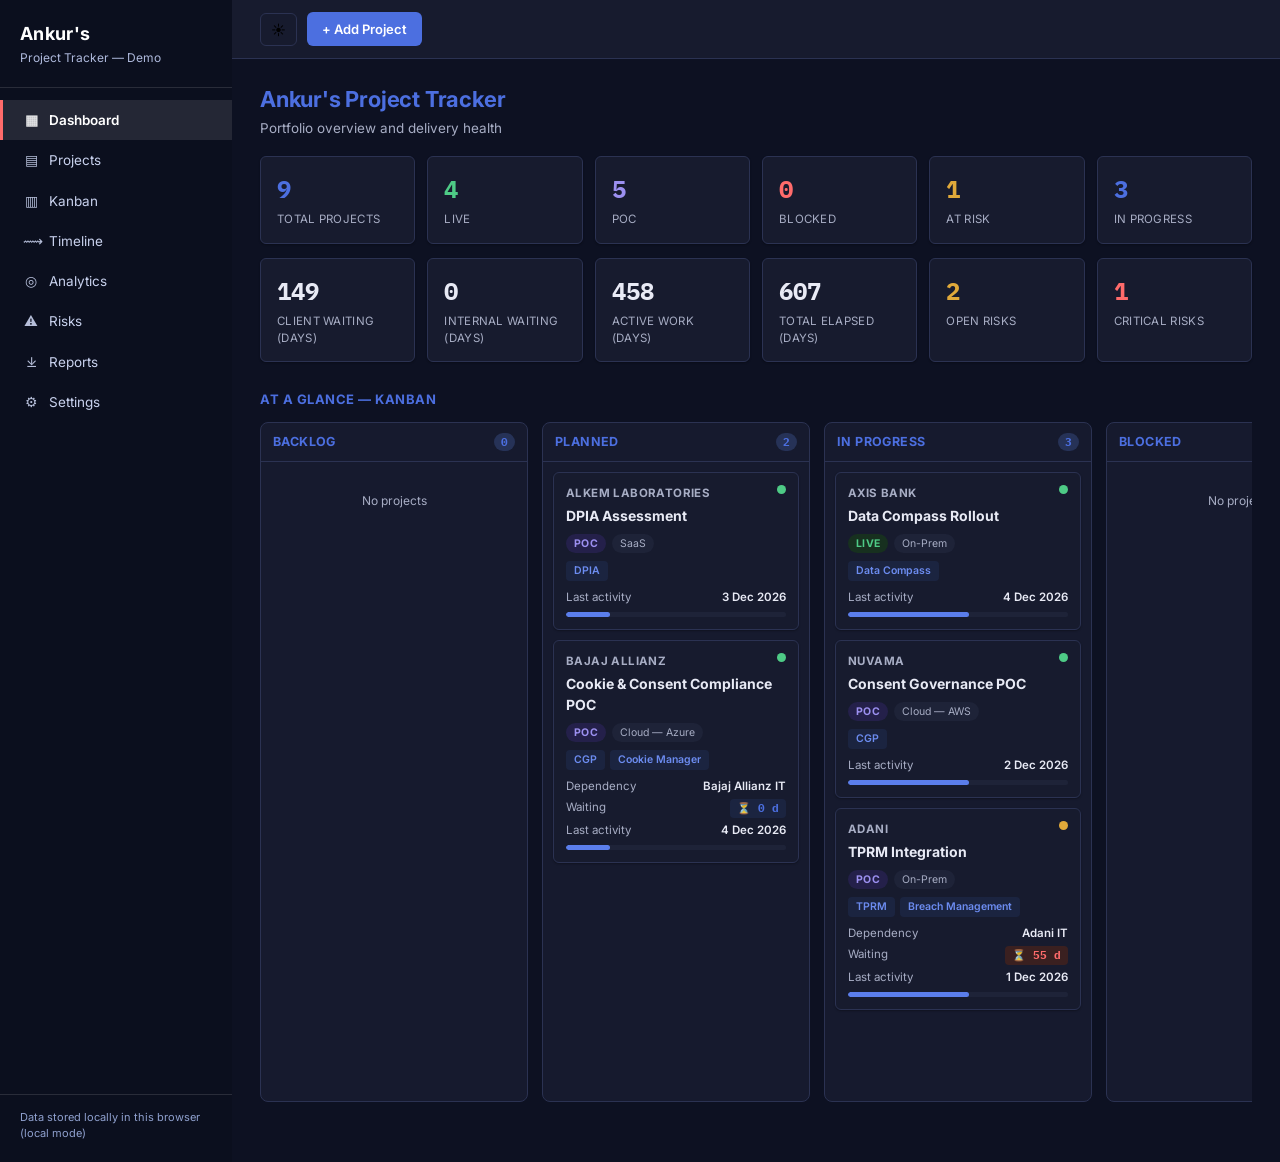
<file: project-tracker/demo.html>
<!DOCTYPE html>
<html lang="en">
<head>
<meta charset="UTF-8">
<meta name="viewport" content="width=device-width, initial-scale=1.0">
<title>Project Tracker — Demo</title>
<link rel="preconnect" href="https://fonts.googleapis.com">
<link href="https://fonts.googleapis.com/css2?family=Inter:wght@400;500;600;700&family=IBM+Plex+Mono:wght@500;600;700&display=swap" rel="stylesheet">
<link rel="stylesheet" href="css/styles.css">

<!-- SheetJS — reads/writes the .xlsx import/export template -->
<script src="https://cdn.sheetjs.com/xlsx-0.20.3/package/dist/xlsx.full.min.js"></script>
</head>
<body>

<!-- ================= AUTH SCREENS (unused here — this page always runs local/demo mode) ================= -->
<div id="authScreen" class="auth-screen" style="display:none;">
  <div class="auth-card">
    <div class="auth-logo">Ankur's</div>
    <div class="auth-logo-sub">Project Tracker</div>
    <div id="authScreenBody"></div>
  </div>
</div>

<!-- ================= MAIN APP ================= -->
<div class="app-shell" id="appShell" style="display:none;">

  <aside class="sidebar">
    <div class="sidebar-brand">
      <div class="sidebar-brand-logo">Ankur's</div>
      <div class="sidebar-brand-sub">Project Tracker — Demo</div>
    </div>
    <ul class="nav-list">
      <li class="nav-item" data-page="dashboard"><span class="nav-icon">▦</span><span class="nav-label">Dashboard</span></li>
      <li class="nav-item" data-page="projects"><span class="nav-icon">▤</span><span class="nav-label">Projects</span></li>
      <li class="nav-item" data-page="kanban"><span class="nav-icon">▥</span><span class="nav-label">Kanban</span></li>
      <li class="nav-item" data-page="timeline"><span class="nav-icon">⟿</span><span class="nav-label">Timeline</span></li>
      <li class="nav-item" data-page="analytics"><span class="nav-icon">◎</span><span class="nav-label">Analytics</span></li>
      <li class="nav-item" data-page="risks"><span class="nav-icon">⚠</span><span class="nav-label">Risks</span></li>
      <li class="nav-item" data-page="reports"><span class="nav-icon">⤓</span><span class="nav-label">Reports</span></li>
      <li class="nav-item nav-approvals" data-page="approvals" style="display:none;">
        <span class="nav-icon">☑</span><span class="nav-label">Approvals</span>
        <span class="nav-badge" id="pendingChangeBadge" style="display:none;">0</span>
      </li>
      <li class="nav-item nav-admin-only" data-page="access" style="display:none;">
        <span class="nav-icon">✓</span><span class="nav-label">Access Requests</span>
        <span class="nav-badge" id="pendingUserBadge" style="display:none;">0</span>
      </li>
      <li class="nav-item" data-page="settings"><span class="nav-icon">⚙</span><span class="nav-label">Settings</span></li>
    </ul>
    <div class="sidebar-footer" id="sidebarFooter">Demo mode — sample data, stored only in your browser</div>
  </aside>

  <div class="main-column">
    <div class="topbar">
      <div class="topbar-search page-search-row" style="display:none;">
        <input type="text" id="globalSearch" placeholder="Search by client, project, module, owner, environment…">
      </div>
      <div class="topbar-actions">
        <button class="icon-btn" id="btnThemeToggle" title="Toggle dark mode">🌙</button>
        <div id="topbarUser" class="topbar-user" style="display:none;"></div>
        <button class="btn btn-primary" id="btnAddProject">+ Add Project</button>
      </div>
    </div>
    <main id="mainContent"></main>
  </div>

</div>

<!-- Modal -->
<div id="modalBackdrop">
  <div class="modal-panel">
    <div id="modalContent"></div>
  </div>
</div>

<!-- Drawer -->
<div id="drawerBackdrop">
  <div class="drawer-panel">
    <div id="drawerContent"></div>
  </div>
</div>

<!-- Hidden import input, used by Settings page -->
<input type="file" id="importFileInput" accept="application/json" style="display:none;">
<input type="file" id="importExcelInput" accept=".xlsx,application/vnd.openxmlformats-officedocument.spreadsheetml.sheet" style="display:none;">
<button id="btnExport" style="display:none;"></button>
<button id="btnImport" style="display:none;"></button>
<button id="btnDownloadTemplate" style="display:none;"></button>
<button id="btnDownloadExcelTemplate" style="display:none;"></button>
<button id="btnImportExcel" style="display:none;"></button>
<button id="btnResetSample" style="display:none;"></button>
<button id="btnClearAll" style="display:none;"></button>

<script src="js/firebase-config.js"></script>
<script>
  // This page is a public, no-login DEMO — it always runs in local mode,
  // regardless of the real Firebase project configured in
  // js/firebase-config.js for the main (signed-in) tracker. Data lives only
  // in each visitor's own browser (localStorage) and is pre-seeded with the
  // built-in sample projects — nobody sharing this link ever sees or
  // touches real client data, and nothing they do here is visible to
  // anyone else. Safe to share with anyone.
  window.FIREBASE_ENABLED = false;
</script>
<script src="js/auth.js"></script>
<script src="js/storage.js"></script>
<script src="js/data.js"></script>
<script src="js/kanban.js"></script>
<script src="js/timeline.js"></script>
<script src="js/risks.js"></script>
<script src="js/analytics.js"></script>
<script src="js/reports.js"></script>
<script src="js/poc-templates.js"></script>
<script src="js/excel-import.js"></script>
<script src="js/app.js"></script>
</body>
</html>
</file>
<file: project-tracker/css/styles.css>
/* ==========================================================================
   Ankur's Project Tracker — styles.css
   Enterprise SaaS design system: navy / red-accent / grey, Inter + IBM Plex Mono
   ========================================================================== */

:root {
  --navy: #11276D;
  --navy-700: #16308A;
  --navy-600: #1D3DA6;
  --navy-200: #DCE3F2;
  --navy-100: #E9EDF6;
  --navy-50: #E7E9EE;
  --red: #CE1010;
  --red-bg: #FBEAEA;
  --grey: #6D6E71;
  --grey-100: #EEEEF0;
  --border: #D9DCE3;
  --green: #1F8A4C;
  --green-bg: #E6F4EB;
  --amber: #A9720B;
  --amber-bg: #FBF3DF;
  --purple: #5B4FCF;
  --purple-bg: #EEEDFB;
  --ink: #1A1D29;
  --ink-soft: #565A6E;
  --white: #F5F6F8;
  --mono: 'IBM Plex Mono', ui-monospace, SFMono-Regular, Menlo, monospace;
  --sans: 'Inter', -apple-system, BlinkMacSystemFont, 'Segoe UI', sans-serif;
  --radius: 6px;
  --shadow-sm: 0 1px 2px rgba(17, 39, 109, 0.06);
  --shadow-md: 0 4px 16px rgba(17, 39, 109, 0.10);
}

html[data-theme="dark"] {
  --navy: #4C6FE0;
  --navy-700: #6C8CF0;
  --navy-600: #5B7EEB;
  --navy-200: #263257;
  --navy-100: #1B2440;
  --navy-50: #12172B;
  --red: #FF6B6B;
  --red-bg: #3A2020;
  --grey: #9AA0B4;
  --grey-100: #1E2338;
  --border: #2B3252;
  --green: #4ECB86;
  --green-bg: #17301F;
  --amber: #E0A93A;
  --amber-bg: #33280E;
  --purple: #9C90F0;
  --purple-bg: #24204A;
  --ink: #E8EAF5;
  --ink-soft: #A7ADC4;
  --white: #171B2E;
  --shadow-sm: 0 1px 2px rgba(0,0,0,0.3);
  --shadow-md: 0 4px 20px rgba(0,0,0,0.45);
}
html[data-theme="dark"] body { background: #0D1122; }
html[data-theme="dark"] .sidebar { background: #0B0F1E; }
html[data-theme="dark"] .topbar { background: var(--white); border-color: var(--border); }
html[data-theme="dark"] .kanban-column { background: #161A2E; }
html[data-theme="dark"] .kanban-column-body.drop-target { background: #1E2340; }
html[data-theme="dark"] input, html[data-theme="dark"] select, html[data-theme="dark"] textarea { background: var(--navy-50); color: var(--ink); }
html[data-theme="dark"] .data-table thead th { background: var(--navy-50); }

* { box-sizing: border-box; }
html, body { height: 100%; }
body {
  margin: 0;
  font-family: var(--sans);
  color: var(--ink);
  background: var(--navy-50);
  font-size: 14px;
  line-height: 1.5;
}
a { color: var(--navy-700); }
button { font-family: inherit; cursor: pointer; }
input, select, textarea { font-family: inherit; font-size: 14px; }

/* ---------------------------------------------------------------- layout */
.app-shell { display: flex; min-height: 100vh; }

.sidebar {
  width: 232px;
  flex-shrink: 0;
  background: var(--navy);
  color: #E8ECF7;
  display: flex;
  flex-direction: column;
  padding: 20px 0;
}
.sidebar-brand { padding: 0 20px 20px; border-bottom: 1px solid rgba(255,255,255,0.12); margin-bottom: 12px; }
.sidebar-brand-logo { font-weight: 700; font-size: 18px; letter-spacing: 0.3px; color: #fff; }
.sidebar-brand-sub { font-size: 12px; color: #AEB9DC; margin-top: 2px; }

.nav-list { list-style: none; margin: 0; padding: 0; flex: 1; }
.nav-item {
  display: flex; align-items: center; gap: 10px;
  padding: 10px 20px; font-size: 13.5px; color: #C9D2EE;
  cursor: pointer; border-left: 3px solid transparent;
  transition: background 0.15s, color 0.15s;
}
.nav-item:hover { background: rgba(255,255,255,0.06); color: #fff; }
.nav-item.active { background: rgba(255,255,255,0.10); color: #fff; border-left-color: var(--red); font-weight: 600; }
.nav-icon { width: 16px; text-align: center; opacity: 0.9; }

.sidebar-footer { padding: 14px 20px 0; border-top: 1px solid rgba(255,255,255,0.12); font-size: 11px; color: #8FA0CE; }

.main-column { flex: 1; min-width: 0; display: flex; flex-direction: column; }

.topbar {
  display: flex; align-items: center; justify-content: space-between;
  padding: 12px 28px; background: var(--white); border-bottom: 1px solid var(--border);
  position: sticky; top: 0; z-index: 5;
}
.topbar-search { flex: 1; max-width: 420px; position: relative; }
.topbar-search input {
  width: 100%; padding: 8px 12px 8px 32px; border: 1px solid var(--border); border-radius: var(--radius);
  background: var(--navy-50); font-size: 13.5px;
}
.topbar-search::before {
  content: "🔍"; position: absolute; left: 10px; top: 50%; transform: translateY(-50%); font-size: 12px; opacity: 0.6;
}
.topbar-actions { display: flex; gap: 10px; align-items: center; }

#mainContent { padding: 24px 28px 48px; flex: 1; }

/* ---------------------------------------------------------------- typography */
.page-header h1 { margin: 0 0 2px; font-size: 22px; font-weight: 700; color: var(--navy); letter-spacing: -0.2px; }
.page-subtitle { margin: 0 0 18px; color: var(--ink-soft); font-size: 13.5px; }
.section-title { font-size: 13px; font-weight: 700; text-transform: uppercase; letter-spacing: 0.5px; color: var(--navy); margin: 28px 0 12px; }

/* ---------------------------------------------------------------- buttons */
.btn {
  font-size: 13px; font-weight: 600; padding: 8px 14px; border-radius: var(--radius);
  border: 1px solid transparent; display: inline-flex; align-items: center; gap: 6px;
}
.btn-primary { background: var(--navy); color: #fff; }
.btn-primary:hover { background: var(--navy-700); }
.btn-secondary { background: var(--navy-100); color: var(--navy); border-color: var(--navy-200); }
.btn-secondary:hover { background: var(--navy-200); }
.btn-ghost { background: transparent; color: var(--ink-soft); border-color: var(--border); }
.btn-ghost:hover { background: var(--grey-100); }
.btn-danger { background: var(--red-bg); color: var(--red); border-color: #F3CACA; }
.btn-danger:hover { background: #F6D9D9; }
.btn-sm { padding: 5px 10px; font-size: 12px; }
.btn[disabled] { opacity: 0.45; cursor: not-allowed; }

.link-btn { background: none; border: none; color: var(--navy-700); font-size: 12px; font-weight: 600; padding: 0; }
.link-btn:hover { text-decoration: underline; }
.link-danger { color: var(--red); }
.row-link { color: var(--navy-700); font-weight: 600; text-decoration: none; }
.row-link:hover { text-decoration: underline; }

/* ---------------------------------------------------------------- stat cards */
.stat-grid { display: grid; grid-template-columns: repeat(6, 1fr); gap: 12px; margin-bottom: 8px; }
.stat-grid-secondary { grid-template-columns: repeat(6, 1fr); margin-top: 14px; }
.stat-card {
  background: var(--white); border: 1px solid var(--border); border-radius: var(--radius);
  padding: 14px 16px; box-shadow: var(--shadow-sm);
}
.stat-value { font-size: 24px; font-weight: 700; color: var(--navy); font-family: var(--mono); }
.stat-label { font-size: 11.5px; color: var(--ink-soft); margin-top: 4px; text-transform: uppercase; letter-spacing: 0.3px; }
.stat-green .stat-value { color: var(--green); }
.stat-purple .stat-value { color: var(--purple); }
.stat-red .stat-value { color: var(--red); }
.stat-amber .stat-value { color: var(--amber); }
.stat-navy .stat-value { color: var(--navy); }
.stat-mono .stat-value { color: var(--ink); }

/* ---------------------------------------------------------------- filter bar */
.filter-bar { display: flex; flex-wrap: wrap; gap: 8px; margin-bottom: 16px; }
.filter-bar select, .filter-bar input[type="date"] {
  padding: 7px 10px; border: 1px solid var(--border); border-radius: var(--radius);
  background: var(--white); font-size: 12.5px; color: var(--ink);
}

/* ---------------------------------------------------------------- kanban */
.kanban-board { display: flex; gap: 14px; overflow-x: auto; padding-bottom: 12px; }
.kanban-column { flex: 0 0 268px; background: var(--navy-50); border: 1px solid var(--border); border-radius: 8px; display: flex; flex-direction: column; max-height: calc(100vh - 220px); }
.kanban-column-header {
  display: flex; justify-content: space-between; align-items: center;
  padding: 10px 12px; font-size: 12.5px; font-weight: 700; color: var(--navy);
  text-transform: uppercase; letter-spacing: 0.4px; border-bottom: 1px solid var(--border);
}
.kanban-count { background: var(--navy-200); color: var(--navy); font-family: var(--mono); font-size: 11px; padding: 1px 7px; border-radius: 10px; }
.kanban-column-body { padding: 10px; overflow-y: auto; flex: 1; transition: background 0.15s; }
.kanban-column-body.drop-target { background: var(--navy-100); }
.kanban-empty { font-size: 12px; color: var(--ink-soft); text-align: center; padding: 20px 0; }

.kanban-card {
  background: var(--white); border: 1px solid var(--border); border-radius: 6px;
  padding: 12px; margin-bottom: 10px; box-shadow: var(--shadow-sm); cursor: grab;
}
.kanban-card.dragging { opacity: 0.4; }
.kanban-card:hover { border-color: var(--navy-200); }
.card-top { display: flex; justify-content: space-between; align-items: flex-start; }
.card-client { font-size: 11.5px; font-weight: 700; text-transform: uppercase; letter-spacing: 0.4px; color: var(--ink-soft); }
.card-project { font-size: 14px; font-weight: 700; color: var(--ink); margin: 2px 0 8px; }
.card-badges { display: flex; gap: 6px; align-items: center; margin-bottom: 8px; flex-wrap: wrap; }
.card-modules { display: flex; gap: 5px; flex-wrap: wrap; margin-bottom: 8px; }
.card-row { display: flex; justify-content: space-between; font-size: 11.5px; color: var(--ink-soft); margin-bottom: 4px; }
.card-row .row-value { color: var(--ink); font-weight: 600; }
.card-dependency .row-value { max-width: 140px; text-align: right; overflow: hidden; text-overflow: ellipsis; white-space: nowrap; }

/* ---------------------------------------------------------------- badges & pills */
.badge { font-size: 10.5px; font-weight: 700; padding: 2px 8px; border-radius: 20px; text-transform: uppercase; letter-spacing: 0.3px; }
.badge-live { background: var(--green-bg); color: var(--green); }
.badge-poc { background: var(--purple-bg); color: var(--purple); }

.env-pill { font-size: 10.5px; color: var(--ink-soft); background: var(--grey-100); padding: 2px 8px; border-radius: 20px; }

.pill { font-size: 10.5px; font-weight: 700; padding: 2px 8px; border-radius: 20px; text-transform: uppercase; letter-spacing: 0.3px; }
.pill-neutral { background: var(--navy-100); color: var(--navy); }
.pill-green { background: var(--green-bg); color: var(--green); }
.pill-amber { background: var(--amber-bg); color: var(--amber); }
.pill-red { background: var(--red-bg); color: var(--red); }
.pill-critical { background: var(--red); color: #fff; }

.health-dot { display: inline-block; width: 9px; height: 9px; border-radius: 50%; }
.dot-green { background: var(--green); }
.dot-amber { background: var(--amber); }
.dot-red { background: #E08A00; } /* delayed = deep amber/orange, distinct from blocked-red */
.dot-red-solid { background: var(--red); }
.dot-grey { background: var(--grey); }
.health-text { font-size: 11.5px; font-weight: 700; color: var(--ink-soft); vertical-align: middle; margin-left: 3px; }

.chip { font-size: 10.5px; background: var(--navy-100); color: var(--navy-700); padding: 2px 8px; border-radius: 4px; font-weight: 600; }
.chip-more { background: var(--grey-100); color: var(--ink-soft); }
.chip-empty { background: transparent; color: var(--ink-soft); padding: 0; }
.chip-row { display: flex; gap: 5px; flex-wrap: wrap; }

.waiting-badge { font-family: var(--mono); font-size: 11px; font-weight: 700; color: var(--navy); background: var(--navy-100); padding: 1px 7px; border-radius: 4px; }
.waiting-badge.waiting-hot { background: var(--red-bg); color: var(--red); }

/* ---------------------------------------------------------------- progress */
.progress-track { height: 5px; background: var(--grey-100); border-radius: 4px; overflow: hidden; margin-top: 6px; }
.progress-fill { height: 100%; background: var(--navy-600); border-radius: 4px; }

/* ---------------------------------------------------------------- tables */
.table-wrap { background: var(--white); border: 1px solid var(--border); border-radius: 8px; overflow: hidden; box-shadow: var(--shadow-sm); }
.data-table { width: 100%; border-collapse: collapse; font-size: 12.5px; }
.data-table thead th {
  text-align: left; padding: 10px 14px; background: var(--navy-50); color: var(--navy);
  font-weight: 700; text-transform: uppercase; letter-spacing: 0.3px; font-size: 10.5px;
  border-bottom: 1px solid var(--border);
}
.data-table td { padding: 10px 14px; border-bottom: 1px solid var(--border); vertical-align: middle; }
.data-table tbody tr:hover { background: var(--navy-50); }
.data-table tbody tr:last-child td { border-bottom: none; }
.empty-cell { text-align: center; color: var(--ink-soft); padding: 24px !important; }

/* ---------------------------------------------------------------- drawer */
#drawerBackdrop {
  position: fixed; inset: 0; background: rgba(17, 20, 33, 0.35); display: none;
  justify-content: flex-end; z-index: 40;
}
#drawerBackdrop.open { display: flex; }
.drawer-panel {
  width: 560px; max-width: 92vw; background: var(--white); height: 100%; overflow-y: auto;
  box-shadow: -8px 0 30px rgba(17,39,109,0.18);
}
.drawer-header { padding: 22px 26px 16px; border-bottom: 1px solid var(--border); position: relative; }
.drawer-close { position: absolute; top: 16px; right: 18px; background: none; border: none; font-size: 22px; color: var(--ink-soft); line-height: 1; }
.drawer-client { font-size: 12px; font-weight: 700; text-transform: uppercase; letter-spacing: 0.4px; color: var(--ink-soft); }
.drawer-project { font-size: 20px; font-weight: 700; color: var(--navy); margin: 2px 0 10px; }
.drawer-badges { display: flex; align-items: center; gap: 8px; flex-wrap: wrap; }
.drawer-actions { display: flex; gap: 8px; margin-top: 14px; }
.drawer-body { padding: 18px 26px 40px; }
.drawer-section { margin-bottom: 26px; }
.drawer-section-title { font-size: 12px; font-weight: 700; text-transform: uppercase; letter-spacing: 0.4px; color: var(--navy); margin-bottom: 10px; }
.drawer-section-title-row { display: flex; justify-content: space-between; align-items: center; margin-bottom: 10px; }
.drawer-section-title-row .drawer-section-title { margin-bottom: 0; }
.drawer-desc { font-size: 13px; color: var(--ink-soft); margin-top: 8px; }

.info-grid { display: grid; grid-template-columns: 1fr 1fr; gap: 8px 20px; }
.info-row { display: flex; flex-direction: column; font-size: 12.5px; border-bottom: 1px dashed var(--border); padding-bottom: 6px; }
.info-label { color: var(--ink-soft); font-size: 10.5px; text-transform: uppercase; letter-spacing: 0.3px; margin-bottom: 2px; }
.info-value { color: var(--ink); font-weight: 600; }

.dependency-card { background: var(--navy-50); border: 1px solid var(--navy-200); border-radius: 8px; padding: 14px; display: grid; grid-template-columns: 1fr 1fr; gap: 8px 20px; }

/* ---------------------------------------------------------------- risk register */
.risk-list { display: flex; flex-direction: column; gap: 10px; }
.risk-card { background: var(--navy-50); border: 1px solid var(--border); border-radius: 8px; padding: 12px 14px; }
.risk-card-head { display: flex; align-items: center; gap: 8px; margin-bottom: 8px; flex-wrap: wrap; }
.risk-category { font-size: 11.5px; font-weight: 700; color: var(--ink-soft); text-transform: uppercase; letter-spacing: 0.3px; }
.risk-desc { font-size: 13px; color: var(--ink); margin-bottom: 8px; }
.risk-meta { display: flex; flex-wrap: wrap; gap: 14px; font-size: 11.5px; color: var(--ink-soft); margin-bottom: 6px; }
.risk-mitigation { font-size: 12px; color: var(--ink-soft); background: var(--white); border: 1px dashed var(--border); border-radius: 6px; padding: 8px 10px; margin-top: 6px; }
.risk-mitigation-label { font-weight: 700; color: var(--navy); }
.risk-actions { display: flex; gap: 12px; margin-top: 8px; }
.risk-score-preview { padding: 8px 0; }

.mini-stats { display: grid; grid-template-columns: repeat(4, 1fr); gap: 10px; }
.mini-stat { background: var(--navy-50); border: 1px solid var(--border); border-radius: 6px; padding: 10px; text-align: center; }
.mini-stat-value { font-family: var(--mono); font-size: 18px; font-weight: 700; color: var(--navy); }
.mini-stat-label { font-size: 10px; color: var(--ink-soft); text-transform: uppercase; margin-top: 3px; }

.audit-log { display: flex; flex-direction: column; gap: 8px; }
.audit-item { display: flex; gap: 10px; font-size: 12px; }
.audit-date { font-family: var(--mono); color: var(--ink-soft); flex-shrink: 0; width: 78px; }
.audit-text { color: var(--ink); }

.empty-state { font-size: 12.5px; color: var(--ink-soft); background: var(--grey-100); padding: 12px 14px; border-radius: 6px; }

/* ---------------------------------------------------------------- vertical timeline */
.vtimeline { position: relative; }
.vtimeline-group { margin-bottom: 18px; }
.vtimeline-date { font-family: var(--mono); font-size: 11.5px; font-weight: 700; color: var(--navy); margin-bottom: 8px; padding-left: 20px; }
.vtimeline-items { border-left: 2px solid var(--navy-200); margin-left: 5px; padding-left: 20px; display: flex; flex-direction: column; gap: 12px; }
.vtimeline-item { position: relative; }
.vtimeline-dot { position: absolute; left: -25.5px; top: 4px; width: 10px; height: 10px; border-radius: 50%; border: 2px solid var(--white); box-shadow: 0 0 0 2px var(--navy-200); }
.side-client { background: var(--red); box-shadow: 0 0 0 2px var(--red-bg); }
.side-internal { background: var(--navy); box-shadow: 0 0 0 2px var(--navy-200); }
.side-other { background: var(--grey); box-shadow: 0 0 0 2px var(--grey-100); }

.vtimeline-content { background: var(--navy-50); border: 1px solid var(--border); border-radius: 6px; padding: 10px 12px; }
.vtimeline-head { display: flex; justify-content: space-between; font-size: 10.5px; text-transform: uppercase; letter-spacing: 0.3px; color: var(--ink-soft); margin-bottom: 4px; }
.vtimeline-owner { font-weight: 700; }
.vtimeline-desc { font-size: 13px; color: var(--ink); font-weight: 500; }
.vtimeline-meta { display: flex; flex-wrap: wrap; gap: 10px; margin-top: 6px; font-size: 11px; color: var(--ink-soft); }
.meta-item { }
.waiting-inline { font-family: var(--mono); font-weight: 700; color: var(--navy); }
.waiting-inline.waiting-active { color: var(--red); }
.impact-item { color: var(--red); }
.vtimeline-footer { display: flex; align-items: center; gap: 8px; margin-top: 8px; }
.phase-tag { font-size: 10.5px; color: var(--ink-soft); background: var(--white); border: 1px solid var(--border); padding: 1px 7px; border-radius: 4px; }
.vtimeline-actions { margin-left: auto; display: flex; gap: 10px; }
.vtimeline-notes { margin-top: 6px; font-size: 11.5px; color: var(--ink-soft); font-style: italic; }

/* ---------------------------------------------------------------- modal */
#modalBackdrop {
  position: fixed; inset: 0; background: rgba(17, 20, 33, 0.4); display: none;
  align-items: center; justify-content: center; z-index: 50; padding: 20px;
}
#modalBackdrop.open { display: flex; }
.modal-panel { background: var(--white); border-radius: 10px; width: 620px; max-width: 100%; max-height: 90vh; overflow-y: auto; box-shadow: var(--shadow-md); }
.modal-header { display: flex; justify-content: space-between; align-items: center; padding: 18px 24px; border-bottom: 1px solid var(--border); position: sticky; top: 0; background: var(--white); }
.modal-header h2 { margin: 0; font-size: 17px; color: var(--navy); }

.form-grid { display: grid; grid-template-columns: 1fr 1fr; gap: 14px 16px; padding: 20px 24px 24px; }
.form-field { display: flex; flex-direction: column; gap: 5px; }
.form-field-full { grid-column: 1 / -1; }
.form-field label { font-size: 11.5px; font-weight: 700; color: var(--ink-soft); text-transform: uppercase; letter-spacing: 0.3px; }
.form-field input, .form-field select, .form-field textarea {
  padding: 8px 10px; border: 1px solid var(--border); border-radius: var(--radius); background: var(--white);
}
.form-field textarea { resize: vertical; }
.form-actions { grid-column: 1 / -1; display: flex; justify-content: flex-end; gap: 10px; margin-top: 4px; }

.multi-select { display: flex; flex-wrap: wrap; gap: 6px 14px; border: 1px solid var(--border); border-radius: var(--radius); padding: 10px; }
.ms-option { display: flex; align-items: center; gap: 5px; font-size: 12.5px; font-weight: 500; text-transform: none; }

/* ---------------------------------------------------------------- analytics */
.analytics-grid { display: grid; grid-template-columns: repeat(3, 1fr); gap: 16px; }
.analytics-card { background: var(--white); border: 1px solid var(--border); border-radius: 8px; padding: 16px; box-shadow: var(--shadow-sm); }
.analytics-card-wide { grid-column: span 3; }
.analytics-card-title { font-size: 12.5px; font-weight: 700; color: var(--navy); text-transform: uppercase; letter-spacing: 0.3px; margin-bottom: 12px; }
.bar-row { margin-bottom: 10px; }
.bar-label { display: flex; justify-content: space-between; font-size: 12px; margin-bottom: 3px; }
.bar-value { font-family: var(--mono); font-weight: 700; }
.bar-track { height: 6px; background: var(--grey-100); border-radius: 4px; overflow: hidden; }
.bar-fill { height: 100%; border-radius: 4px; }

.top-waiting-list { margin: 0; padding-left: 18px; }
.top-waiting-list li { display: flex; justify-content: space-between; align-items: center; padding: 7px 0; border-bottom: 1px dashed var(--border); }
.top-waiting-list li:last-child { border-bottom: none; }

.blocked-list { list-style: none; margin: 0; padding: 0; }
.blocked-list li { display: flex; flex-direction: column; padding: 8px 0; border-bottom: 1px dashed var(--border); }
.blocked-list li:last-child { border-bottom: none; }
.blocked-reason { font-size: 11.5px; color: var(--red); margin-top: 2px; }

/* ---------------------------------------------------------------- settings */
.settings-card { background: var(--white); border: 1px solid var(--border); border-radius: 8px; padding: 20px; margin-bottom: 16px; max-width: 720px; }
.settings-card h3 { margin: 0 0 8px; color: var(--navy); font-size: 15px; }
.settings-card p { color: var(--ink-soft); font-size: 13px; }
.settings-actions { display: flex; gap: 10px; flex-wrap: wrap; margin-top: 10px; }
.def-list dt { font-weight: 700; color: var(--navy); margin-top: 10px; font-size: 13px; }
.def-list dd { margin: 2px 0 0; color: var(--ink-soft); font-size: 12.5px; }

/* ---------------------------------------------------------------- auth screens */
.auth-screen { position: fixed; inset: 0; display: flex; align-items: center; justify-content: center; background: var(--navy-50); z-index: 100; }
.auth-card { background: var(--white); border: 1px solid var(--border); border-radius: 12px; padding: 40px 44px; text-align: center; max-width: 380px; box-shadow: var(--shadow-md); }
.auth-logo { font-size: 22px; font-weight: 700; color: var(--navy); }
.auth-logo-sub { font-size: 12px; color: var(--ink-soft); margin-bottom: 22px; }
.auth-copy { font-size: 14px; color: var(--ink); margin: 0 0 8px; }
.auth-copy-sub { font-size: 12.5px; color: var(--ink-soft); margin: 0 0 20px; }
.btn-google { width: 100%; justify-content: center; padding: 10px; margin-top: 8px; }

/* ---------------------------------------------------------------- topbar user / theme */
.icon-btn { background: none; border: 1px solid var(--border); border-radius: var(--radius); padding: 7px 10px; font-size: 14px; }
.icon-btn:hover { background: var(--grey-100); }
.topbar-user { display: flex; align-items: center; gap: 10px; }
.user-chip { font-size: 12.5px; font-weight: 600; color: var(--ink); display: flex; align-items: center; gap: 6px; }
.role-tag { font-size: 10px; font-weight: 700; text-transform: uppercase; background: var(--navy-100); color: var(--navy); padding: 2px 7px; border-radius: 10px; }

.nav-badge { margin-left: auto; background: var(--red); color: #fff; font-size: 10px; font-weight: 700; padding: 1px 7px; border-radius: 10px; }
.nav-admin-only { display: flex; align-items: center; }

.viewonly-banner { background: var(--amber-bg); color: var(--amber); font-size: 12px; font-weight: 600; padding: 8px 12px; border-radius: 6px; margin-bottom: 12px; }

/* ---------------------------------------------------------------- responsive */
@media (max-width: 1100px) {
  .stat-grid { grid-template-columns: repeat(3, 1fr); }
  .stat-grid-secondary { grid-template-columns: repeat(2, 1fr); }
  .analytics-grid { grid-template-columns: repeat(2, 1fr); }
  .analytics-card-wide { grid-column: span 2; }
}
@media (max-width: 800px) {
  .sidebar { width: 72px; }
  .sidebar-brand-sub, .nav-item span.nav-label { display: none; }
  .sidebar-brand-logo { font-size: 12px; text-align: center; }
  .form-grid { grid-template-columns: 1fr; }
  .info-grid, .dependency-card { grid-template-columns: 1fr; }
  .mini-stats { grid-template-columns: repeat(2, 1fr); }
  .analytics-grid { grid-template-columns: 1fr; }
  .analytics-card-wide { grid-column: span 1; }
  .stat-grid { grid-template-columns: repeat(2, 1fr); }
}
</file>
